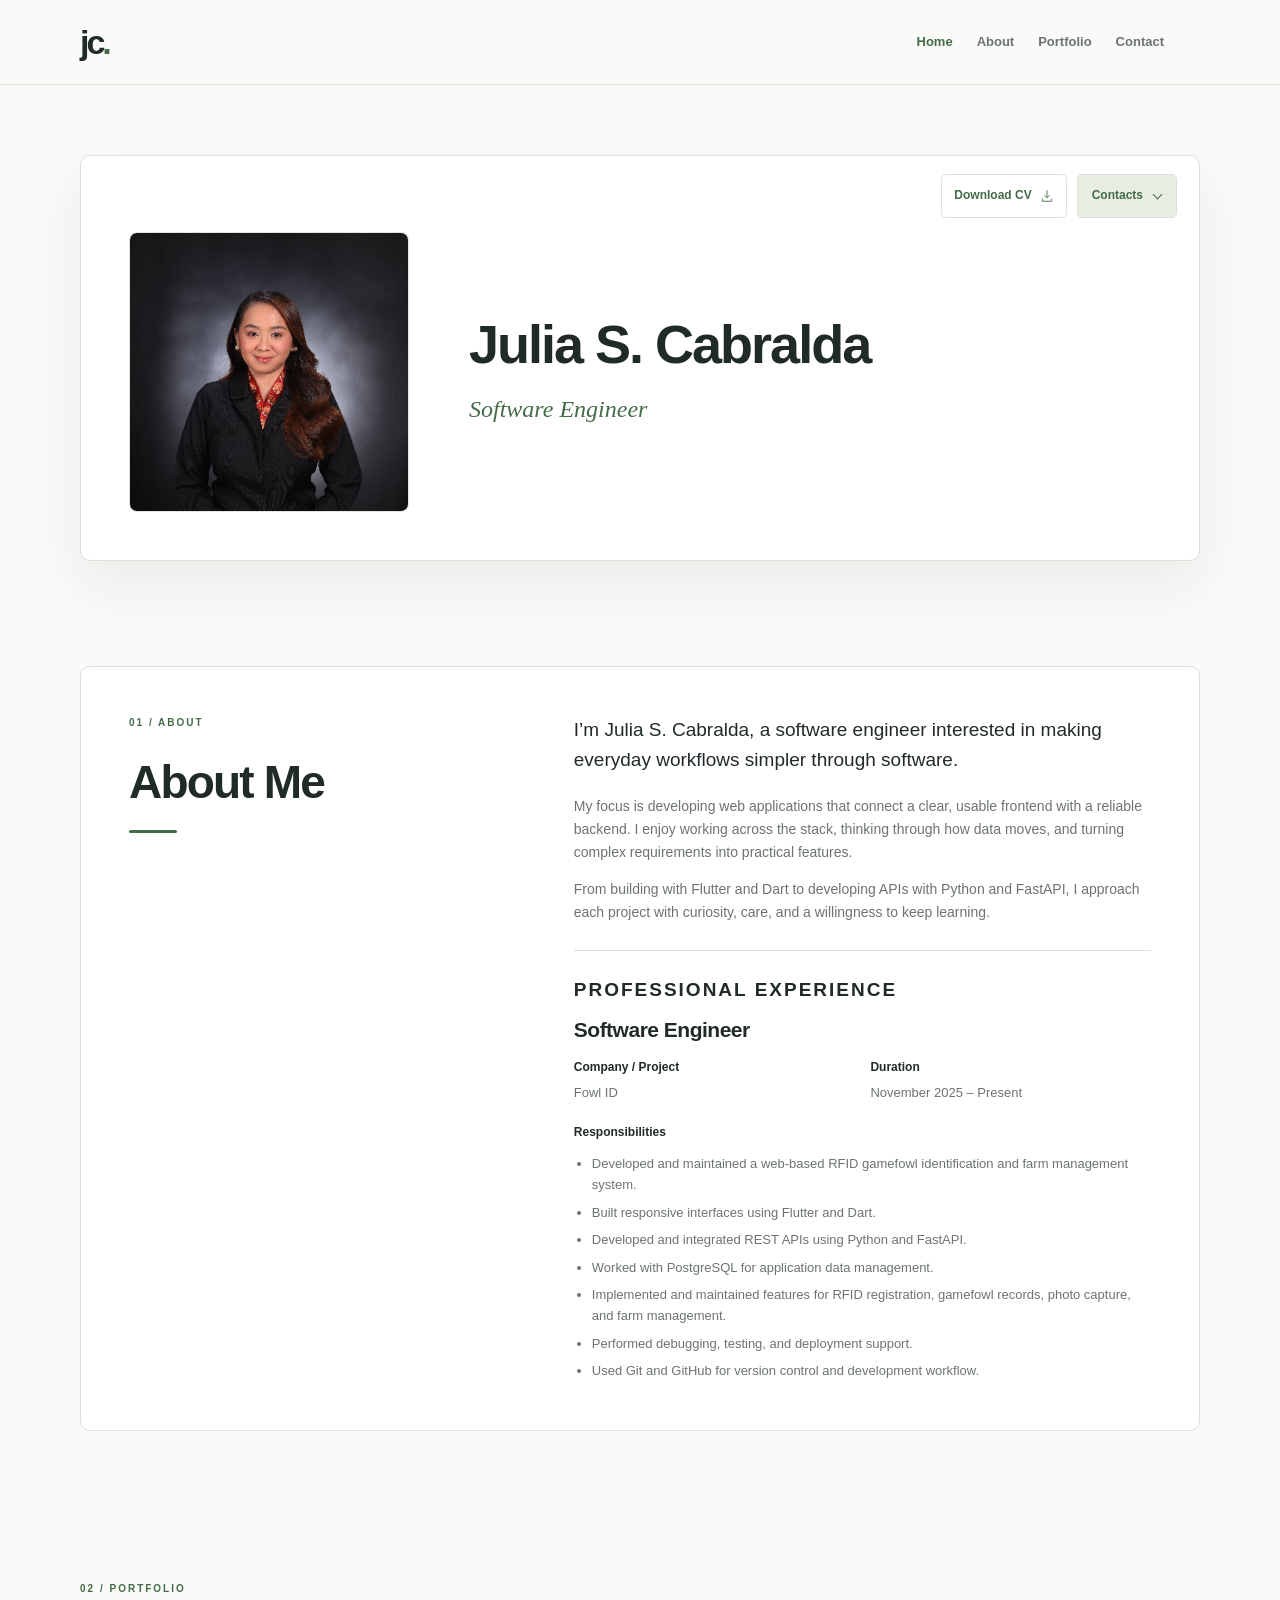
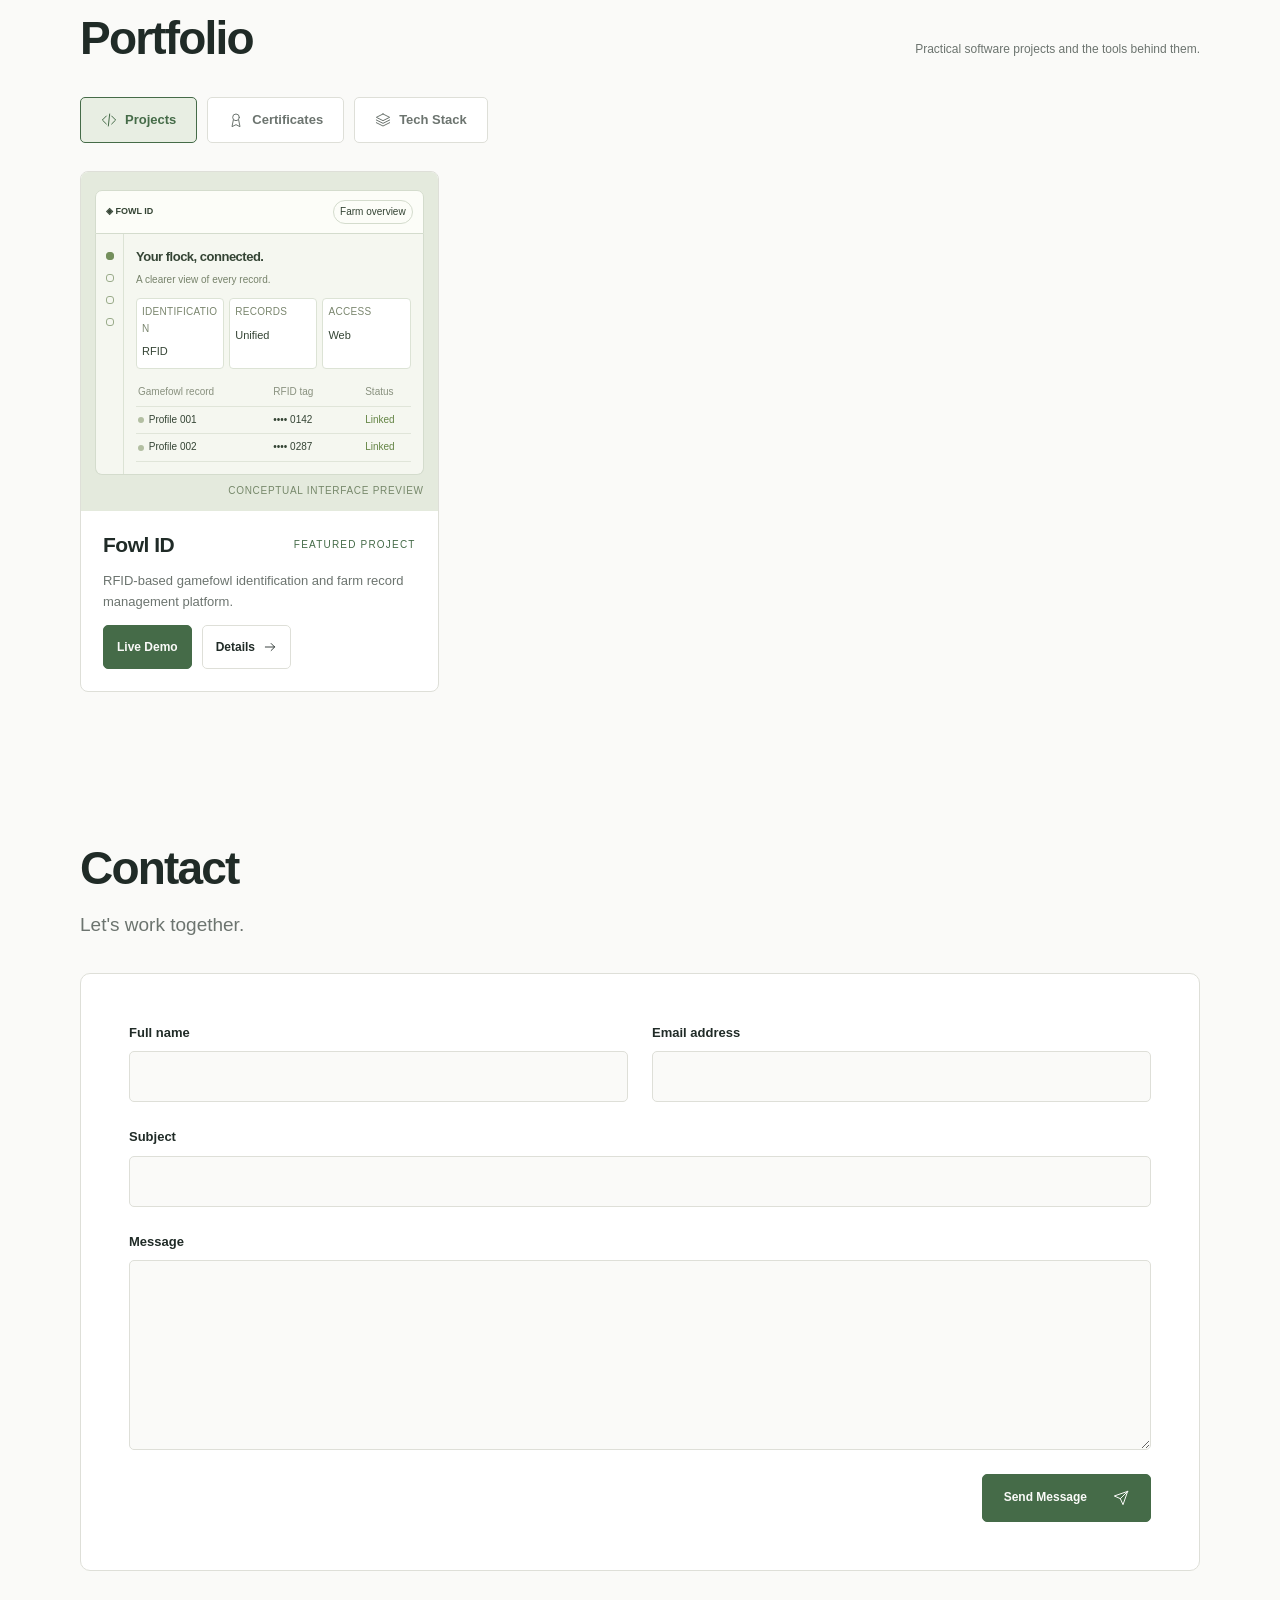
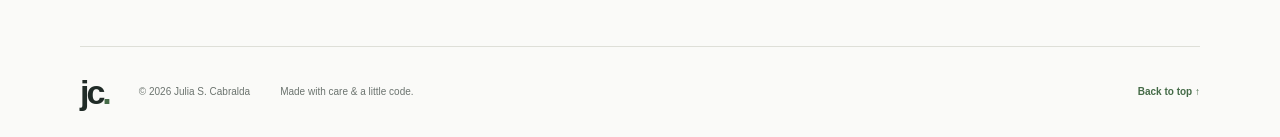
<file: index.html>
<!DOCTYPE html>
<html lang="en">
<head>
  <meta charset="UTF-8">
  <meta name="viewport" content="width=device-width, initial-scale=1.0">
  <meta name="description" content="Julia S. Cabralda — Software Engineer focused on thoughtful web applications, Flutter, and Python.">
  <title>Julia S. Cabralda | Software Engineer</title>
  <link rel="stylesheet" href="styles.css">
  <script src="app.js" defer></script>
</head>
<body>
  <a class="skip-link" href="#main">Skip to content</a>
  <header class="header">
    <div class="container nav-wrap">
      <a class="logo" href="#home" aria-label="Julia Cabralda home">jc<span>.</span></a>
      <nav id="navigation" aria-label="Main navigation">
        <a href="#home">Home</a><a href="#about">About</a><a href="#portfolio">Portfolio</a><a href="#contact">Contact</a>
      </nav>
      <div class="nav-actions">
        <button class="menu-toggle icon-button" type="button" aria-expanded="false" aria-controls="navigation" aria-label="Open menu"><span aria-hidden="true">☰</span></button>
      </div>
    </div>
  </header>
  <main id="main">
    <div class="about-group">
    <section id="home" class="hero container" data-navigation-section="home">
      <div class="profile-card reveal">
        <div class="profile-actions">
          <a class="profile-cv-button" href="#" aria-label="Download CV — placeholder"><span>Download CV</span><svg width="14" height="14" viewBox="0 0 24 24" fill="none" stroke="currentColor" stroke-width="1.5" stroke-linecap="round" stroke-linejoin="round" aria-hidden="true"><path d="M12 3v12m-4-4 4 4 4-4M4 17v4h16v-4"/></svg></a>
          <button class="profile-contacts-toggle" type="button" aria-expanded="false" aria-controls="profile-contacts"><span class="contacts-toggle-label">Contacts</span><span class="contacts-chevron" aria-hidden="true"></span></button>
        </div>
        <div class="profile-main">
          <div class="profile-photo-placeholder"><img class="profile-photo" src="julia%20_prof.jpg" alt="Julia S. Cabralda" width="669" height="992"></div>
          <div class="profile-copy"><h1>Julia S. Cabralda</h1><p class="profile-title"><em>Software Engineer</em></p></div>
        </div>
        <div id="profile-contacts" class="profile-contacts-panel" aria-hidden="true" inert>
          <div class="profile-contacts-inner">
            <dl class="profile-contact-details">
              <div><dt><svg viewBox="0 0 24 24" fill="none" stroke="currentColor" stroke-width="1.5" stroke-linecap="round" stroke-linejoin="round" aria-hidden="true"><rect x="3" y="5" width="18" height="14" rx="2"/><path d="m3 6 9 7 9-7"/></svg>Email</dt><dd><a href="mailto:cabraldajuliasantos@gmail.com">cabraldajuliasantos@gmail.com</a></dd></div>
              <div><dt><svg viewBox="0 0 24 24" fill="none" stroke="currentColor" stroke-width="1.5" stroke-linecap="round" stroke-linejoin="round" aria-hidden="true"><path d="M22 16.9v3a2 2 0 0 1-2.2 2 19.8 19.8 0 0 1-8.6-3.1 19.5 19.5 0 0 1-6-6 19.8 19.8 0 0 1-3.1-8.7A2 2 0 0 1 4.1 2h3a2 2 0 0 1 2 1.7c.1 1 .4 1.9.7 2.8a2 2 0 0 1-.5 2.1L8 9.9a16 16 0 0 0 6 6l1.3-1.3a2 2 0 0 1 2.1-.5c.9.3 1.8.6 2.8.7a2 2 0 0 1 1.8 2.1Z"/></svg>Phone</dt><dd><a href="tel:09929686722">09929686722</a></dd></div>
              <div><dt><svg viewBox="0 0 24 24" fill="none" stroke="currentColor" stroke-width="1.5" stroke-linecap="round" stroke-linejoin="round" aria-hidden="true"><path d="M20 10c0 6-8 11-8 11S4 16 4 10a8 8 0 1 1 16 0Z"/><circle cx="12" cy="10" r="2.5"/></svg>Location</dt><dd>Purok 1-A, Namunga, Rosario, Batangas</dd></div>
            </dl>
            <div class="profile-social-links" role="group" aria-label="Social profiles">
              <a href="https://www.linkedin.com/in/julia-cabralda-5a67b6319" target="_blank" rel="noopener noreferrer" aria-label="LinkedIn" title="LinkedIn"><svg viewBox="0 0 24 24" fill="none" stroke="currentColor" stroke-width="1.5" stroke-linecap="round" stroke-linejoin="round" aria-hidden="true"><rect x="3" y="3" width="18" height="18" rx="2"/><path d="M7 10v7m4 0v-7m0 3a3 3 0 0 1 6 0v4"/><circle cx="7" cy="7" r=".5"/></svg></a>
              <a href="#" aria-label="GitHub — placeholder profile link" title="GitHub — placeholder"><svg viewBox="0 0 24 24" fill="none" stroke="currentColor" stroke-width="1.5" stroke-linecap="round" stroke-linejoin="round" aria-hidden="true"><path d="M9 21v-3c-4 1-4-2-6-2m12 5v-3.5c0-1 .1-1.5-.5-2 3-.3 6-1.5 6-6a4.7 4.7 0 0 0-1.3-3.3 4.4 4.4 0 0 0-.1-3.2S18 2.7 15 4.3a12 12 0 0 0-6 0C6 2.7 4.9 3 4.9 3a4.4 4.4 0 0 0-.1 3.2A4.7 4.7 0 0 0 3.5 9.5c0 4.5 3 5.7 6 6-.6.5-.5 1-.5 2V21"/></svg></a>
              <a href="https://www.facebook.com/cabraldajuliasantos/" target="_blank" rel="noopener noreferrer" aria-label="Facebook" title="Facebook"><svg viewBox="0 0 24 24" fill="none" stroke="currentColor" stroke-width="1.5" stroke-linecap="round" stroke-linejoin="round" aria-hidden="true"><path d="M14 21v-8h3l.5-4H14V7c0-1 .5-2 2-2h2V2h-3c-3 0-5 2-5 5v2H7v4h3v8"/></svg></a>
            </div>
          </div>
        </div>
      </div>
    </section>
    <section id="about" class="section container reveal" data-navigation-section="about">
      <div class="about-card">
        <div class="section-label"><span>01 / ABOUT</span><h2>About Me</h2><span class="accent-line" aria-hidden="true"></span></div>
        <div class="about-copy"><p>I’m Julia S. Cabralda, a software engineer interested in making everyday workflows simpler through software.</p><p>My focus is developing web applications that connect a clear, usable frontend with a reliable backend. I enjoy working across the stack, thinking through how data moves, and turning complex requirements into practical features.</p><p>From building with Flutter and Dart to developing APIs with Python and FastAPI, I approach each project with curiosity, care, and a willingness to keep learning.</p><div id="experience" class="about-experience" aria-label="Software Engineer — Fowl ID"><p class="eyebrow">PROFESSIONAL EXPERIENCE</p><h3>Software Engineer</h3><dl class="about-experience-meta"><div><dt>Company / Project</dt><dd>Fowl ID</dd></div><div><dt>Duration</dt><dd>November 2025 – Present</dd></div></dl><h4>Responsibilities</h4><ul>
              <li>Developed and maintained a web-based RFID gamefowl identification and farm management system.</li>
              <li>Built responsive interfaces using Flutter and Dart.</li>
              <li>Developed and integrated REST APIs using Python and FastAPI.</li>
              <li>Worked with PostgreSQL for application data management.</li>
              <li>Implemented and maintained features for RFID registration, gamefowl records, photo capture, and farm management.</li>
              <li>Performed debugging, testing, and deployment support.</li>
              <li>Used Git and GitHub for version control and development workflow.</li>
            </ul></div></div>
      </div>
    </section>


    </div>
    <section id="portfolio" class="section container" data-navigation-section="portfolio">
      <div class="section-heading reveal"><div><p class="eyebrow">02 / PORTFOLIO</p><h2>Portfolio</h2></div><p>Practical software projects and the tools behind them.</p></div>
      <div class="portfolio-tabs" role="tablist" aria-label="Portfolio categories">
        <button id="tab-projects" class="portfolio-tab" type="button" role="tab" aria-selected="true" aria-controls="projects" tabindex="0"><svg viewBox="0 0 24 24" fill="none" stroke="currentColor" stroke-width="1.5" stroke-linecap="round" stroke-linejoin="round" aria-hidden="true"><path d="m8 6-6 6 6 6m8-12 6 6-6 6m-3-15-2 18"/></svg><span>Projects</span></button>
        <button id="tab-certificates" class="portfolio-tab" type="button" role="tab" aria-selected="false" aria-controls="certificates" tabindex="-1"><svg viewBox="0 0 24 24" fill="none" stroke="currentColor" stroke-width="1.5" stroke-linecap="round" stroke-linejoin="round" aria-hidden="true"><circle cx="12" cy="8" r="5"/><path d="m8 12-2 10 6-3 6 3-2-10"/></svg><span>Certificates</span></button>
        <button id="tab-tech-stack" class="portfolio-tab" type="button" role="tab" aria-selected="false" aria-controls="tools" tabindex="-1"><svg viewBox="0 0 24 24" fill="none" stroke="currentColor" stroke-width="1.5" stroke-linecap="round" stroke-linejoin="round" aria-hidden="true"><path d="m12 3 10 5-10 5L2 8l10-5Zm-10 9 10 5 10-5M2 16l10 5 10-5"/></svg><span>Tech Stack</span></button>
      </div>
      <div id="projects" class="portfolio-panel" role="tabpanel" aria-labelledby="tab-projects" tabindex="0">
      <div class="project-grid">
        <article class="project-card">
          <div class="project-preview" role="img" aria-label="Conceptual preview of the Fowl ID farm record dashboard"><div class="preview-header"><span>◈ FOWL ID</span><span class="preview-pill">Farm overview</span></div><div class="preview-body"><div class="preview-sidebar"><i></i><i></i><i></i><i></i></div><div class="preview-dashboard"><div class="preview-title">Your flock, connected.<small>A clearer view of every record.</small></div><div class="preview-stats"><div><small>IDENTIFICATION</small><strong>RFID</strong></div><div><small>RECORDS</small><strong>Unified</strong></div><div><small>ACCESS</small><strong>Web</strong></div></div><div class="preview-table"><div><span>Gamefowl record</span><span>RFID tag</span><span>Status</span></div><div><span><b></b> Profile 001</span><span>•••• 0142</span><span class="table-status">Linked</span></div><div><span><b></b> Profile 002</span><span>•••• 0287</span><span class="table-status">Linked</span></div></div></div></div><span class="preview-caption">CONCEPTUAL INTERFACE PREVIEW</span></div>
          <div class="project-info">
            <div class="project-title-row"><h3>Fowl ID</h3><span class="project-label">FEATURED PROJECT</span></div>
            <p>RFID-based gamefowl identification and farm record management platform.</p>
            <div class="project-actions">
              <a class="button primary" href="https://app.fowlid.com/" target="_blank" rel="noopener noreferrer">Live Demo</a>
              <a class="button secondary" href="fowl-id.html">Details <svg width="14" height="14" viewBox="0 0 24 24" fill="none" stroke="currentColor" stroke-width="1.5" stroke-linecap="round" stroke-linejoin="round" aria-hidden="true"><path d="M4 12h16m-6-6 6 6-6 6"/></svg></a>
            </div>
          </div>
        </article>
      </div>
      </div>
      <div id="certificates" class="portfolio-panel" role="tabpanel" aria-labelledby="tab-certificates" tabindex="0" hidden>
        <div class="certificate-empty"><h3>Certificates</h3><p>Certificates will be added here.</p></div>
      </div>
      <div id="tools" class="portfolio-panel" role="tabpanel" aria-labelledby="tab-tech-stack" tabindex="0" hidden>
        <div class="tech-stack-grid">
          <article class="tech-stack-card"><h3>Frontend</h3><ul><li>Flutter</li><li>Dart</li></ul></article>
          <article class="tech-stack-card"><h3>Backend</h3><ul><li>Python</li><li>FastAPI</li></ul></article>
          <article class="tech-stack-card"><h3>Database</h3><ul><li>PostgreSQL</li></ul></article>
          <article class="tech-stack-card"><h3>Tools</h3><ul><li>Git</li><li>GitHub</li><li>Docker</li><li>Figma</li><li>DBeaver</li></ul></article>
        </div>
      </div>
    </section>
    <section id="contact" class="section container" data-navigation-section="contact">
      <div class="section-heading reveal"><div><h2>Contact</h2><p class="contact-subheading">Let's work together.</p></div></div>
      <form id="contact-form" class="contact-form-card reveal">
        <div class="contact-form-grid">
          <div class="contact-field"><label for="contact-name">Full name</label><input id="contact-name" name="name" type="text" autocomplete="name" required maxlength="100"></div>
          <div class="contact-field"><label for="contact-email">Email address</label><input id="contact-email" name="email" type="email" autocomplete="email" required maxlength="254"></div>
          <div class="contact-field contact-field-wide"><label for="contact-subject">Subject</label><input id="contact-subject" name="subject" type="text" required maxlength="200"></div>
          <div class="contact-field contact-field-wide"><label for="contact-message">Message</label><textarea id="contact-message" name="message" rows="7" required maxlength="5000"></textarea></div>
        </div>
        <div class="contact-form-actions"><button class="button primary" type="submit">Send Message <svg width="16" height="16" viewBox="0 0 24 24" fill="none" stroke="currentColor" stroke-width="1.5" stroke-linecap="round" stroke-linejoin="round" aria-hidden="true"><path d="m22 2-7 20-4-9-9-4 20-7ZM22 2 11 13"/></svg></button></div>
        <p id="contact-form-status" class="contact-form-note" role="status" aria-live="polite"></p>
      </form>
    </section>
  </main>
  <footer class="footer container"><a class="logo" href="#home">jc<span>.</span></a><p>© <span id="year">2026</span> Julia S. Cabralda</p><span>Made with care & a little code.</span><a class="text-link" href="#home">Back to top ↑</a></footer>
</body>
</html>
</file>
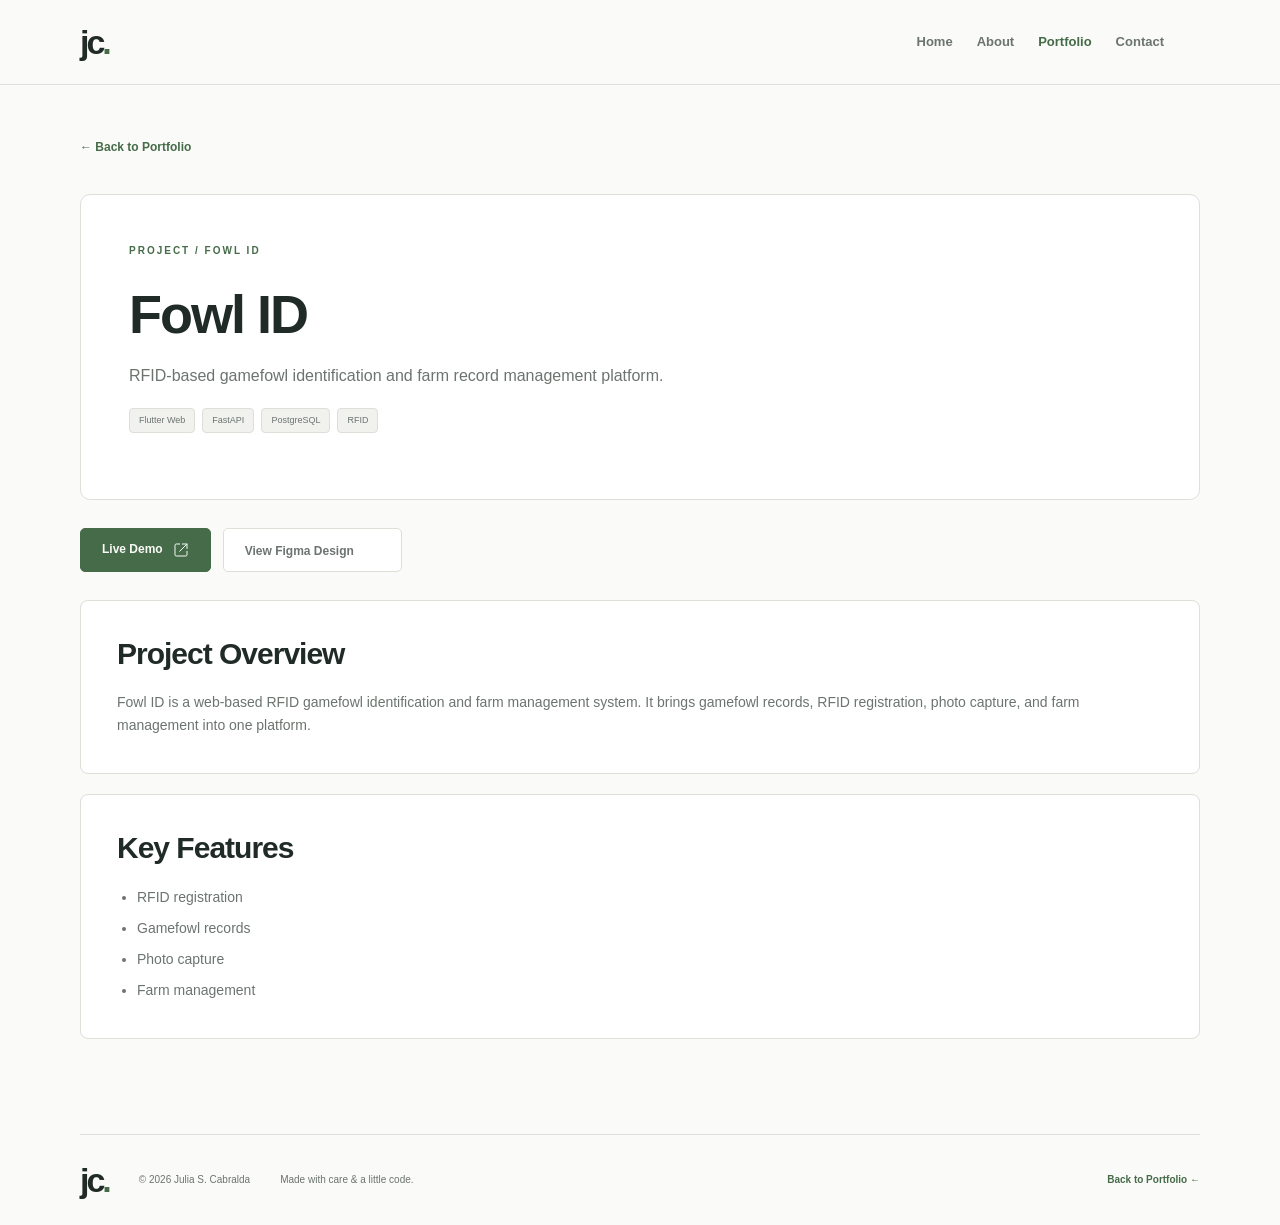
<file: fowl-id.html>
<!DOCTYPE html>
<html lang="en">
<head>
  <meta charset="UTF-8">
  <meta name="viewport" content="width=device-width, initial-scale=1.0">
  <meta name="description" content="Fowl ID — RFID-based gamefowl identification and farm record management platform. A project by Julia S. Cabralda.">
  <title>Fowl ID | Julia S. Cabralda</title>
  <link rel="stylesheet" href="styles.css">
  <script src="app.js" defer></script>
</head>
<body>
  <a class="skip-link" href="#main">Skip to content</a>
  <header class="header">
    <div class="container nav-wrap">
      <a class="logo" href="index.html#home" aria-label="Julia Cabralda home">jc<span>.</span></a>
      <nav id="navigation" aria-label="Main navigation"><a href="index.html#home">Home</a><a href="index.html#about">About</a><a class="active" href="index.html#portfolio" aria-current="location">Portfolio</a><a href="index.html#contact">Contact</a></nav>
      <div class="nav-actions"><button class="menu-toggle icon-button" type="button" aria-expanded="false" aria-controls="navigation" aria-label="Open menu"><span aria-hidden="true">☰</span></button></div>
    </div>
  </header>
  <main id="main" class="container project-page">
    <a class="text-link project-back-link" href="index.html#portfolio">← Back to Portfolio</a>
    <div class="project-page-hero reveal"><p class="eyebrow">PROJECT / FOWL ID</p><h1>Fowl ID</h1><p>RFID-based gamefowl identification and farm record management platform.</p><div class="chips"><span>Flutter Web</span><span>FastAPI</span><span>PostgreSQL</span><span>RFID</span></div></div>
    <div class="project-page-actions">
      <a class="button primary" href="https://app.fowlid.com/" target="_blank" rel="noopener noreferrer">Live Demo <svg width="16" height="16" viewBox="0 0 24 24" fill="none" stroke="currentColor" stroke-width="1.5" stroke-linecap="round" stroke-linejoin="round" aria-hidden="true"><path d="M14 3h7v7m0-7L10 14M10 3H5a2 2 0 0 0-2 2v14a2 2 0 0 0 2 2h14a2 2 0 0 0 2-2v-5"/></svg></a>
      <span class="button secondary placeholder-action" aria-disabled="true" aria-label="View Figma Design — URL to be provided" title="Figma URL to be provided">View Figma Design <span aria-hidden="true" style="display:block;width:16px;height:16px;flex-shrink:0"></span></span>
    </div>
    <section class="project-page-section reveal" aria-labelledby="overview-heading"><h2 id="overview-heading">Project Overview</h2><p>Fowl ID is a web-based RFID gamefowl identification and farm management system. It brings gamefowl records, RFID registration, photo capture, and farm management into one platform.</p></section>
    <section class="project-page-section reveal" aria-labelledby="features-heading"><h2 id="features-heading">Key Features</h2><ul><li>RFID registration</li><li>Gamefowl records</li><li>Photo capture</li><li>Farm management</li></ul></section>
  </main>
  <footer class="footer container"><a class="logo" href="index.html#home">jc<span>.</span></a><p>© <span id="year">2026</span> Julia S. Cabralda</p><span>Made with care &amp; a little code.</span><a class="text-link" href="index.html#portfolio">Back to Portfolio ←</a></footer>
</body>
</html>
</file>
<file: styles.css>
:root{color-scheme:light;--bg:#fafaf8;--surface:#fff;--soft:#f1f2ed;--text:#202b27;--muted:#6c746f;--border:#dedfd8;--accent:#456b48;--accent-soft:#e8eee3;--header:rgba(250,250,248,.94);--shadow:0 24px 60px #25352b12}
*{box-sizing:border-box}html{scroll-behavior:smooth;scroll-padding-top:100px}body{margin:0;background:var(--bg);color:var(--text);font-family:Arial,Helvetica,sans-serif;line-height:1.65;transition:background .25s,color .25s}a{color:inherit;text-decoration:none}button,input,textarea{font:inherit}button,a{-webkit-tap-highlight-color:transparent}button{cursor:pointer}button:disabled{cursor:default}a:focus-visible,button:focus-visible,input:focus-visible,textarea:focus-visible{outline:3px solid var(--accent);outline-offset:5px}button{color:inherit}h1,h2,h3,p{margin-top:0}h1,h2,h3{line-height:1.15}h2{font-size:clamp(30px,3.7vw,46px);letter-spacing:-1.8px;font-weight:600;margin-bottom:22px}h3{font-size:21px;letter-spacing:-.5px}em{font-family:Georgia,serif;font-weight:400;color:var(--accent)}.container{width:min(1120px,calc(100% - 80px));margin-inline:auto}.header{position:sticky;top:0;z-index:20;background:var(--header);backdrop-filter:blur(15px);border-bottom:1px solid var(--border)}.nav-wrap{height:84px;display:flex;align-items:center;gap:36px}.logo{font-size:34px;font-weight:800;letter-spacing:-3px;line-height:1}.logo span{color:var(--accent)}nav{margin-left:auto;display:flex;gap:24px}nav a{font-size:13px;font-weight:600;color:var(--muted)}nav a:hover,nav a.active{color:var(--accent)}.nav-actions{display:flex;gap:10px}.icon-button{width:44px;height:44px;display:grid;place-items:center;border:1px solid var(--border);background:transparent;border-radius:50%;font-size:21px}.menu-toggle{display:none}.hero{padding-block:70px 30px}.eyebrow,.section-label>span{font-size:10px;letter-spacing:2px;font-weight:700;color:var(--accent);margin-bottom:24px}.profile-card{position:relative;padding:76px 48px 48px;background:var(--surface);border:1px solid var(--border);border-radius:10px;box-shadow:var(--shadow)}.profile-main{display:grid;grid-template-columns:280px minmax(0,1fr);gap:60px;align-items:center}.profile-contacts-toggle{position:absolute;top:18px;right:22px;display:inline-flex;align-items:center;justify-content:center;gap:10px;min-height:44px;max-width:calc(100% - 44px);padding:8px 14px;background:var(--accent-soft);color:var(--accent);border:1px solid var(--border);border-radius:5px;font-size:12px;font-weight:600}.profile-contacts-toggle:hover{background:var(--soft)}.contacts-chevron{display:inline-grid;place-items:center;flex:0 0 9px;width:9px;height:18px}.contacts-chevron::before{content:"";width:6px;height:6px;border-right:1px solid currentColor;border-bottom:1px solid currentColor;transform:translateY(-2px) rotate(45deg);transition:transform .25s ease}.profile-contacts-toggle[aria-expanded="true"] .contacts-chevron::before{transform:translateY(1px) rotate(225deg)}.profile-contacts-panel{display:grid;grid-template-rows:0fr;opacity:0;visibility:hidden;transition:grid-template-rows .28s ease,opacity .2s ease,visibility .28s}.profile-contacts-panel.is-open{grid-template-rows:1fr;opacity:1;visibility:visible}.profile-contacts-inner{min-height:0;overflow:hidden}.profile-contact-details{display:grid;grid-template-columns:repeat(3,1fr);gap:24px 36px;margin:28px 0 0;padding:28px 0 0;border-top:1px solid var(--border);text-align:left}.profile-contact-details dt{display:flex;align-items:center;gap:8px;font-size:13px;font-weight:600;color:var(--text)}.profile-contact-details dt svg{width:18px;height:18px;flex-shrink:0;color:var(--accent)}.profile-social-links{display:flex;align-items:center;flex-wrap:wrap;gap:12px;margin-top:24px;padding-top:20px;border-top:1px solid var(--border)}.profile-social-links a{display:inline-flex;align-items:center;justify-content:center;width:44px;height:44px;border:1px solid var(--border);border-radius:5px;color:var(--accent);background:var(--surface)}.profile-social-links a:hover{background:var(--accent-soft)}.profile-social-links svg{width:20px;height:20px}.profile-contact-details dd{margin:6px 0 0;font-size:13px;color:var(--muted);overflow-wrap:anywhere}.profile-photo-placeholder{aspect-ratio:1;position:relative;overflow:hidden;background:var(--accent-soft);border:1px dashed var(--border);border-radius:8px}.profile-photo{position:absolute;inset:0;display:block;width:100%;height:100%;object-fit:cover;object-position:center 25%}.photo-initials{display:grid;place-items:center;width:104px;height:104px;border:1px solid var(--border);border-radius:50%;color:var(--accent);font-size:36px;font-weight:600;letter-spacing:-2px}.profile-copy{min-width:0}.hero h1{font-size:clamp(34px,4.3vw,54px);letter-spacing:-2px;line-height:1.12;margin-bottom:14px;overflow-wrap:break-word}.profile-title{font-size:24px;margin-bottom:0}.button{display:inline-flex;justify-content:center;align-items:center;gap:26px;padding:13px 21px;border:1px solid var(--border);border-radius:5px;font-size:12px;font-weight:600;transition:transform .2s,background .2s}.button:hover{transform:translateY(-3px)}.primary{background:var(--accent);color:var(--bg);border-color:var(--accent)}.secondary{background:var(--surface)}.section{padding-block:75px}.about-card{display:grid;grid-template-columns:minmax(0,1fr) minmax(0,1.5fr);gap:60px;background:var(--surface);border:1px solid var(--border);border-radius:10px;padding:48px}.accent-line{display:block;width:48px;height:3px;background:var(--accent);border-radius:2px;margin:0 0 28px}.section-label>.accent-line{margin-bottom:0}.section-label>span{display:block}.about-copy{font-size:14px;color:var(--muted)}.about-copy p:first-child{font-size:19px;color:var(--text);line-height:1.6}.text-link{display:inline-flex;align-items:center;gap:20px;color:var(--accent);font-weight:600;font-size:12px;border:0;background:none;padding:0}.text-link:hover{text-decoration:underline}.section-heading{display:flex;justify-content:space-between;align-items:end;margin-bottom:32px;gap:30px}.section-heading .eyebrow{margin-bottom:15px}.section-heading h2{margin-bottom:0}.section-heading>p{font-size:12px;color:var(--muted);margin-bottom:5px}.skills-section,.experience-section{background:var(--soft);border-block:1px solid var(--border)}.skills-grid{display:grid;grid-template-columns:repeat(4,1fr);gap:12px}.skill-card{background:var(--surface);border:1px solid var(--border);border-radius:7px;padding:24px;transition:transform .2s,border-color .2s}.skill-card:hover{transform:translateY(-4px);border-color:var(--accent)}.skill-symbol{display:grid;place-items:center;width:34px;height:34px;background:var(--accent-soft);color:var(--accent);border-radius:7px;font:600 15px monospace;margin-bottom:20px}.skill-card h3{font-size:15px;margin-bottom:7px}.skill-card p{font-size:11px;color:var(--muted);margin:0}.filters{display:flex;gap:8px;margin-bottom:26px;flex-wrap:wrap}.filter{border:1px solid var(--border);border-radius:4px;background:transparent;padding:7px 15px;font-size:11px}.filter.active{background:var(--text);color:var(--bg);border-color:var(--text)}.project-grid{display:grid;grid-template-columns:1fr 1fr;gap:22px}.project-card{border:1px solid var(--border);border-radius:8px;overflow:hidden;background:var(--surface)}.project-card[hidden]{display:none}.featured{grid-column:1/-1}.project-preview{padding:30px 80px 24px;background:#e4eadd;color:#344434;position:relative}.preview-header{display:flex;justify-content:space-between;align-items:center;background:#fcfdf8;padding:14px 20px;border:1px solid #d4dccd;border-radius:7px 7px 0 0;font-size:12px;font-weight:700}.preview-pill{font-weight:400;font-size:9px;border:1px solid #d4dccd;padding:4px 10px;border-radius:20px}.preview-body{display:flex;background:#f5f7f0;border:1px solid #d4dccd;border-top:0;min-height:220px;border-radius:0 0 7px 7px}.preview-sidebar{width:54px;border-right:1px solid #dce3d5;display:flex;flex-direction:column;gap:22px;align-items:center;padding-top:26px}.preview-sidebar i{width:12px;height:12px;border:2px solid #9aab8a;border-radius:3px}.preview-sidebar i:first-child{background:#748f5c;border-color:#748f5c}.preview-dashboard{flex:1;padding:22px}.preview-title{font-size:19px;letter-spacing:-.5px;font-weight:600}.preview-title small{display:block;font-size:9px;font-weight:400;letter-spacing:0;margin-top:4px;color:#77836b}.preview-stats{display:grid;grid-template-columns:repeat(3,1fr);gap:12px;margin:15px 0}.preview-stats>div{padding:10px;background:#fff;border:1px solid #dce3d5;border-radius:4px}.preview-stats small{display:block;font-size:7px;letter-spacing:1px;color:#7a866e}.preview-stats strong{font-size:16px;font-weight:500}.preview-table{font-size:9px}.preview-table>div{display:grid;grid-template-columns:1.5fr 1fr .5fr;gap:10px;padding:7px 8px;border-bottom:1px solid #e0e5d9}.preview-table>div:first-child{color:#89917f;font-size:8px}.preview-table b{display:inline-block;width:10px;height:10px;border-radius:50%;background:#b3bfa2;vertical-align:middle;margin-right:4px}.table-status{color:#638444}.preview-caption{display:block;text-align:right;font-size:7px;letter-spacing:1.5px;margin-top:10px;color:#76886a}.project-info{padding:28px}.project-title-row{display:flex;justify-content:space-between;align-items:center;gap:10px}.project-info h3{margin-bottom:13px}.project-label{color:var(--accent);font-size:8px;letter-spacing:1.2px}.project-info p{font-size:13px;color:var(--muted);max-width:780px}.chips{display:flex;flex-wrap:wrap;gap:7px;margin:18px 0}.chips span{padding:4px 9px;background:var(--soft);border:1px solid var(--border);border-radius:4px;font-size:9px;color:var(--muted)}.project-actions{display:flex;flex-wrap:wrap;gap:12px}.project-details{margin-top:20px;padding:18px;border:1px solid var(--border);border-radius:5px}.project-details p:last-child{margin:0}.upcoming-art{height:175px;display:grid;place-items:center;position:relative;background:var(--accent-soft);overflow:hidden}.upcoming-art>span:first-child{font:40px monospace;color:var(--accent);z-index:1}.art-grid{position:absolute;inset:0;background-image:linear-gradient(var(--border) 1px,transparent 1px),linear-gradient(90deg,var(--border) 1px,transparent 1px);background-size:25px 25px;opacity:.4;mask-image:radial-gradient(ellipse,#000,transparent 80%)}.backend-art{background:var(--soft)}.coming-badge{position:absolute;left:20px;top:20px;font-size:8px;letter-spacing:1px;border:1px solid var(--border);padding:4px 8px;border-radius:3px;background:var(--surface)}.project-note{font-size:11px;display:flex;justify-content:space-between}.muted{color:var(--muted)}.experience-layout{display:grid;grid-template-columns:1fr 1.1fr;gap:100px}.experience-intro{max-width:310px;color:var(--muted);font-size:14px}.experience-placeholder{background:var(--surface);border:1px solid var(--border);border-radius:8px;padding:28px}.experience-placeholder .eyebrow{margin-bottom:12px}.experience-fields{margin:0}.experience-fields>div{padding:14px 0;border-top:1px solid var(--border)}.experience-fields dt{font-size:12px;font-weight:600}.experience-fields dd{margin:4px 0 0;font-size:13px;color:var(--muted)}.placeholder-action{flex-wrap:wrap;gap:8px;color:var(--muted)}.placeholder-action small{font-size:10px;font-weight:400}.placeholder-action:hover{transform:none}.contact-card{display:grid;grid-template-columns:minmax(0,1fr) minmax(0,1fr);gap:60px;padding:48px;background:var(--surface);border:1px solid var(--border);border-radius:10px}.contact-profile h3{font-size:22px;margin-bottom:8px}.contact-role{font-size:20px}.contact-profile>p:last-child{max-width:340px;font-size:14px;color:var(--muted);margin-bottom:0}.contact-entries{display:grid;gap:12px;align-content:center;min-width:0}.contact-entry{padding:20px 24px;background:var(--bg);border:1px solid var(--border);border-radius:7px}.contact-entry h3{font-size:17px;margin-bottom:8px}.contact-entry p{margin:0;font-size:13px;color:var(--muted);overflow-wrap:anywhere}.footer{border-top:1px solid var(--border);padding-block:28px;display:flex;align-items:center;gap:30px}.footer p,.footer>span{font-size:10px;color:var(--muted);margin:0}.footer .text-link{margin-left:auto;font-size:10px}.sr-only{position:absolute;width:1px;height:1px;padding:0;margin:-1px;overflow:hidden;clip:rect(0,0,0,0);white-space:nowrap;border:0}.skip-link{position:fixed;top:-100px;left:15px;z-index:50;background:var(--surface);padding:10px}.skip-link:focus{top:10px}.js .reveal{opacity:0;transform:translateY(16px);transition:opacity .6s,transform .6s}.js .reveal.visible{opacity:1;transform:translateY(0)}
.profile-actions{position:absolute;top:18px;right:22px;display:flex;align-items:center;gap:10px;max-width:calc(100% - 44px)}.profile-actions .profile-contacts-toggle{position:static;max-width:none;flex-shrink:0}.profile-cv-button{display:inline-flex;align-items:center;justify-content:center;gap:8px;height:44px;min-height:44px;padding:6px 12px;border:1px solid var(--border);border-radius:5px;background:var(--surface);color:var(--accent);font-size:12px;font-weight:600;line-height:1.3;white-space:nowrap}.profile-cv-button svg{flex-shrink:0}.profile-cv-button:hover{background:var(--soft)}
@media(max-width:420px){.profile-actions{gap:6px}.profile-cv-button{font-size:10px;padding-inline:8px;gap:6px}}
@media(max-width:1000px){.container{width:calc(100% - 48px)}.profile-card{padding:76px 36px 36px}.profile-main{grid-template-columns:220px minmax(0,1fr);gap:36px}.about-card,.contact-card{gap:36px;padding:36px}.experience-layout{gap:45px}nav{gap:20px}.skill-card{padding:18px}.project-preview{padding-inline:40px}}
@media(max-width:760px){html{scroll-padding-top:85px}.nav-wrap{height:70px}.nav-actions{margin-left:auto}.menu-toggle{display:grid}nav{display:none;position:absolute;top:69px;left:0;right:0;flex-direction:column;gap:0;background:var(--surface);padding:12px 24px;border-bottom:1px solid var(--border);box-shadow:var(--shadow)}nav.open{display:flex}nav a{padding:12px;font-size:14px}.hero{padding-block:36px 15px}.profile-card{padding:76px 30px 30px;text-align:center}.profile-main{grid-template-columns:minmax(0,1fr);gap:28px}.profile-photo-placeholder{width:min(220px,100%);justify-self:center}.hero h1{font-size:clamp(32px,7vw,46px)}.profile-title{font-size:22px}.section{padding-block:45px}.about-card,.contact-card,.experience-layout{grid-template-columns:1fr;gap:30px}.about-card,.contact-card{padding:30px}.section-heading{align-items:start;flex-direction:column;gap:16px}.section-heading>p br{display:none}.skills-grid{grid-template-columns:repeat(2,minmax(0,1fr))}.project-grid{grid-template-columns:minmax(0,1fr)}.featured{grid-column:auto}.project-preview{padding:22px}.preview-dashboard{padding:15px;min-width:0}.experience-intro{max-width:450px}.footer{flex-wrap:wrap;gap:18px}.footer>span{display:none}.footer .text-link{margin-left:auto}}
@media(max-width:420px){.container{width:calc(100% - 36px)}.profile-card{padding:76px 24px 24px}.about-card,.contact-card{padding:24px}.hero h1{letter-spacing:-1.5px}.button{padding:12px 15px;gap:16px}.project-info{padding:22px}.project-title-row{flex-wrap:wrap;margin-bottom:10px}.project-title-row h3{margin-bottom:0}.preview-sidebar{display:none}.preview-stats{gap:6px}.preview-stats>div{padding:7px}.preview-stats small{font-size:6px}.preview-stats strong{font-size:13px}.preview-table{font-size:8px}.contact-entry{padding:18px}.footer p{font-size:9px}}
@media(prefers-reduced-motion:reduce){html{scroll-behavior:auto}*,*::before,*::after{transition:none!important;animation:none!important}.js .reveal{opacity:1;transform:none}}

@media(max-width:768px){.profile-contact-details{grid-template-columns:1fr;gap:20px}}

/* Main Contact form */
#contact .contact-subheading{margin:14px 0 0;color:var(--muted);font-size:19px}
.contact-form-card{padding:48px;background:var(--surface);border:1px solid var(--border);border-radius:10px}
.contact-form-grid{display:grid;grid-template-columns:repeat(2,minmax(0,1fr));gap:24px}
.contact-field{min-width:0}.contact-field-wide{grid-column:1/-1}
.contact-field label{display:block;margin-bottom:8px;font-size:13px;font-weight:600;color:var(--text)}
.contact-field input,.contact-field textarea{display:block;width:100%;padding:13px 15px;background:var(--bg);color:var(--text);border:1px solid var(--border);border-radius:5px;font-size:14px;line-height:1.65}
.contact-field textarea{min-height:190px;resize:vertical}
.contact-field input:focus-visible,.contact-field textarea:focus-visible{outline:2px solid var(--accent);outline-offset:3px;border-color:var(--accent)}
.contact-form-note{color:var(--muted);font-size:12px;margin:22px 0 0}
.contact-form-actions{display:flex;justify-content:flex-end;margin-top:24px}.contact-form-actions svg{flex-shrink:0}
#contact-form-status:empty{display:none}
@media(max-width:1000px){.contact-form-card{padding:36px}}
@media(max-width:760px){.contact-form-card{padding:30px}.contact-form-grid{grid-template-columns:minmax(0,1fr);gap:20px}}
@media(max-width:420px){.contact-form-card{padding:24px}}

/* Portfolio tabs reuse the existing palette and card treatments. */
.about-group{scroll-margin-top:0}
.portfolio-tabs{display:flex;flex-wrap:wrap;gap:10px;margin-bottom:28px}
.portfolio-tab{min-height:44px;padding:11px 20px;border:1px solid var(--border);border-radius:5px;background:var(--surface);color:var(--muted);font-size:13px;font-weight:600;transition:background .15s,color .15s}
.portfolio-tab:hover{color:var(--accent);border-color:var(--accent)}
.portfolio-tab[aria-selected="true"]{background:var(--accent-soft);border-color:var(--accent);color:var(--accent)}
.portfolio-panel[hidden],.project-details[hidden]{display:none}
#portfolio .project-grid{grid-template-columns:repeat(3,minmax(0,1fr));align-items:start}
.certificate-empty{padding:48px;background:var(--surface);border:1px solid var(--border);border-radius:8px;text-align:center}
.certificate-empty h3{margin-bottom:12px}.certificate-empty p{margin:0;color:var(--muted);font-size:14px}
.project-details h4{margin:0 0 12px;font-size:15px;color:var(--text)}
@media(max-width:760px){.portfolio-tabs{gap:8px}.portfolio-tab{padding:10px 14px;font-size:12px}.certificate-empty{padding:30px}}

/* Compact experience within the existing About card. */
.about-experience{margin-top:26px;padding-top:24px;border-top:1px solid var(--border)}
.about-experience .eyebrow{font-size:10px;margin-bottom:12px}
.about-experience h3{color:var(--text);font-size:21px;margin-bottom:16px}
.about-experience-meta{display:grid;grid-template-columns:repeat(2,minmax(0,1fr));gap:16px;margin:0 0 20px}
.about-experience-meta dt{font-size:12px;font-weight:600;color:var(--text)}
.about-experience-meta dd{margin:4px 0 0;font-size:13px;color:var(--muted)}
.about-experience h4{font-size:12px;color:var(--text);margin:0 0 10px}
.about-experience ul{margin:0;padding-left:18px;font-size:13px;line-height:1.65}
.about-experience li+li{margin-top:6px}
@media(max-width:760px){.about-experience-meta{grid-template-columns:minmax(0,1fr);gap:12px}}

/* Compact Projects showcase and tab icons. */
.portfolio-tab{display:inline-flex;align-items:center;justify-content:center;gap:8px}.portfolio-tab svg{width:16px;height:16px;flex-shrink:0}
#projects .project-card{min-width:0}
#projects .project-preview{padding:18px 14px 12px;display:flex;flex-direction:column;justify-content:center}
#projects .preview-header{padding:9px 10px;font-size:9px}#projects .preview-header .preview-pill{white-space:nowrap}
#projects .preview-pill{font-size:10px;padding:3px 6px}
#projects .preview-body{min-height:0}#projects .preview-sidebar{width:28px;flex-shrink:0;gap:14px;padding-top:18px}
#projects .preview-sidebar i{width:8px;height:8px;border-width:1px}
#projects .preview-dashboard{padding:12px;min-width:0}
#projects .preview-title{font-size:13px}#projects .preview-title small{font-size:10px}
#projects .preview-stats{gap:5px;margin:10px 0}#projects .preview-stats>div{padding:5px;min-width:0}
#projects .preview-stats small{font-size:10px;overflow-wrap:anywhere;letter-spacing:.3px}#projects .preview-stats strong{font-size:11px}
#projects .preview-table{font-size:10px}#projects .preview-table>div{gap:5px;padding:5px 2px}
#projects .preview-table>div:first-child{font-size:10px}#projects .preview-table b{width:6px;height:6px;margin-right:2px}
#projects .preview-caption{font-size:10px;letter-spacing:.7px;margin-top:8px}
#projects .project-info{padding:22px}#projects .project-title-row{flex-wrap:wrap;gap:6px;margin-bottom:12px}
#projects .project-info h3{margin:0}#projects .project-label{font-size:10px}
#projects .project-info p{font-size:13px}#projects .chips{margin:16px 0}
#projects .project-actions{gap:10px}#projects .project-actions .button{padding:10px 13px;gap:8px;min-height:44px}
#projects .project-actions svg{flex-shrink:0}
@media(max-width:1000px){#portfolio .project-grid{grid-template-columns:repeat(2,minmax(0,1fr))}}
@media(max-width:760px){#portfolio .project-grid{grid-template-columns:minmax(0,1fr)}}

/* Land the About card just below the sticky header. */
#about{scroll-margin-top:calc(85px + 12px - 75px - 100px)}
@media(max-width:760px){#about{scroll-margin-top:calc(71px + 12px - 45px - 85px)}}

/* Fowl ID details page shares the portfolio's existing tokens. */
.project-page{padding-block:48px 75px}.project-back-link{margin-bottom:36px}
.project-page-hero{padding:48px;background:var(--surface);border:1px solid var(--border);border-radius:10px;margin-bottom:28px}
.project-page-hero h1{font-size:clamp(36px,4.3vw,54px);letter-spacing:-2px;margin-bottom:18px}
.project-page-hero>p:not(.eyebrow){font-size:16px;color:var(--muted);max-width:650px}
.project-page-section{padding:36px;background:var(--surface);border:1px solid var(--border);border-radius:8px;margin-bottom:20px}
.project-page-section h2{font-size:clamp(24px,3vw,30px);letter-spacing:-1px;margin-bottom:20px}
.project-page-section p,.project-page-section li{font-size:14px;color:var(--muted)}
.project-page-section ul{padding-left:20px;margin:0}.project-page-section li+li{margin-top:8px}
.project-page-section p:last-child{margin-bottom:0}.project-page-section .chips{margin-bottom:0}
.project-screenshot-placeholder{display:grid;place-items:center;min-height:220px;padding:24px;text-align:center;background:var(--soft);border:1px dashed var(--border);border-radius:7px;color:var(--muted);font-size:13px}
@media(max-width:760px){.project-page{padding-block:30px 45px}.project-page-hero,.project-page-section{padding:30px}.project-back-link{margin-bottom:28px}}
@media(max-width:420px){.project-page-hero,.project-page-section{padding:24px}}

.project-page-actions{display:flex;flex-wrap:wrap;align-items:center;gap:12px;margin-bottom:28px}
.project-page-actions .button{height:44px;gap:10px;white-space:nowrap}
.project-page-actions svg{flex-shrink:0}

/* Tech Stack category cards. */
#tools .tech-stack-grid{display:grid;grid-template-columns:repeat(2,minmax(0,1fr));gap:16px}
#tools .tech-stack-card{min-width:0;padding:18px 24px;background:var(--surface);border:1px solid var(--border);border-radius:7px}
#tools .tech-stack-card h3{margin:0 0 10px;padding-bottom:10px;border-bottom:1px solid var(--border);font-size:15px;color:var(--accent)}
#tools .tech-stack-card ul{list-style:none;margin:0;padding:0;display:flex;flex-wrap:wrap;gap:4px 16px;color:var(--muted);font-size:14px}
@media(max-width:600px){#tools .tech-stack-grid{grid-template-columns:minmax(0,1fr)}#tools .tech-stack-card{padding:16px 20px}}

@media(max-width:760px){.project-page-actions{flex-direction:column;align-items:stretch}.project-page-actions .button{width:100%}}

/* Responsive accessibility adjustments. */
#projects .project-preview>*,#projects .preview-body{flex-shrink:0}
#projects .preview-table span{min-width:0;overflow-wrap:anywhere}
@media(max-width:760px){
  nav{top:100%;max-height:calc(100vh - 71px);max-height:calc(100dvh - 71px);overflow-y:auto}
  .profile-actions{position:static;max-width:100%;justify-content:flex-end;flex-wrap:wrap;margin-bottom:24px}
  .profile-card{padding-top:24px}
  #projects .preview-header{font-size:12px;flex-wrap:wrap;gap:6px}
  #projects .preview-pill,#projects .preview-title small,#projects .preview-stats small,#projects .preview-table,#projects .preview-table>div:first-child,#projects .preview-caption,#projects .project-label{font-size:12px}
  .footer p,.footer>span,.footer .text-link,.chips span,.profile-cv-button{font-size:12px}
  .contact-field input,.contact-field textarea{font-size:16px}
  .project-back-link,.footer .text-link{min-height:44px;align-items:center}
}
</file>
